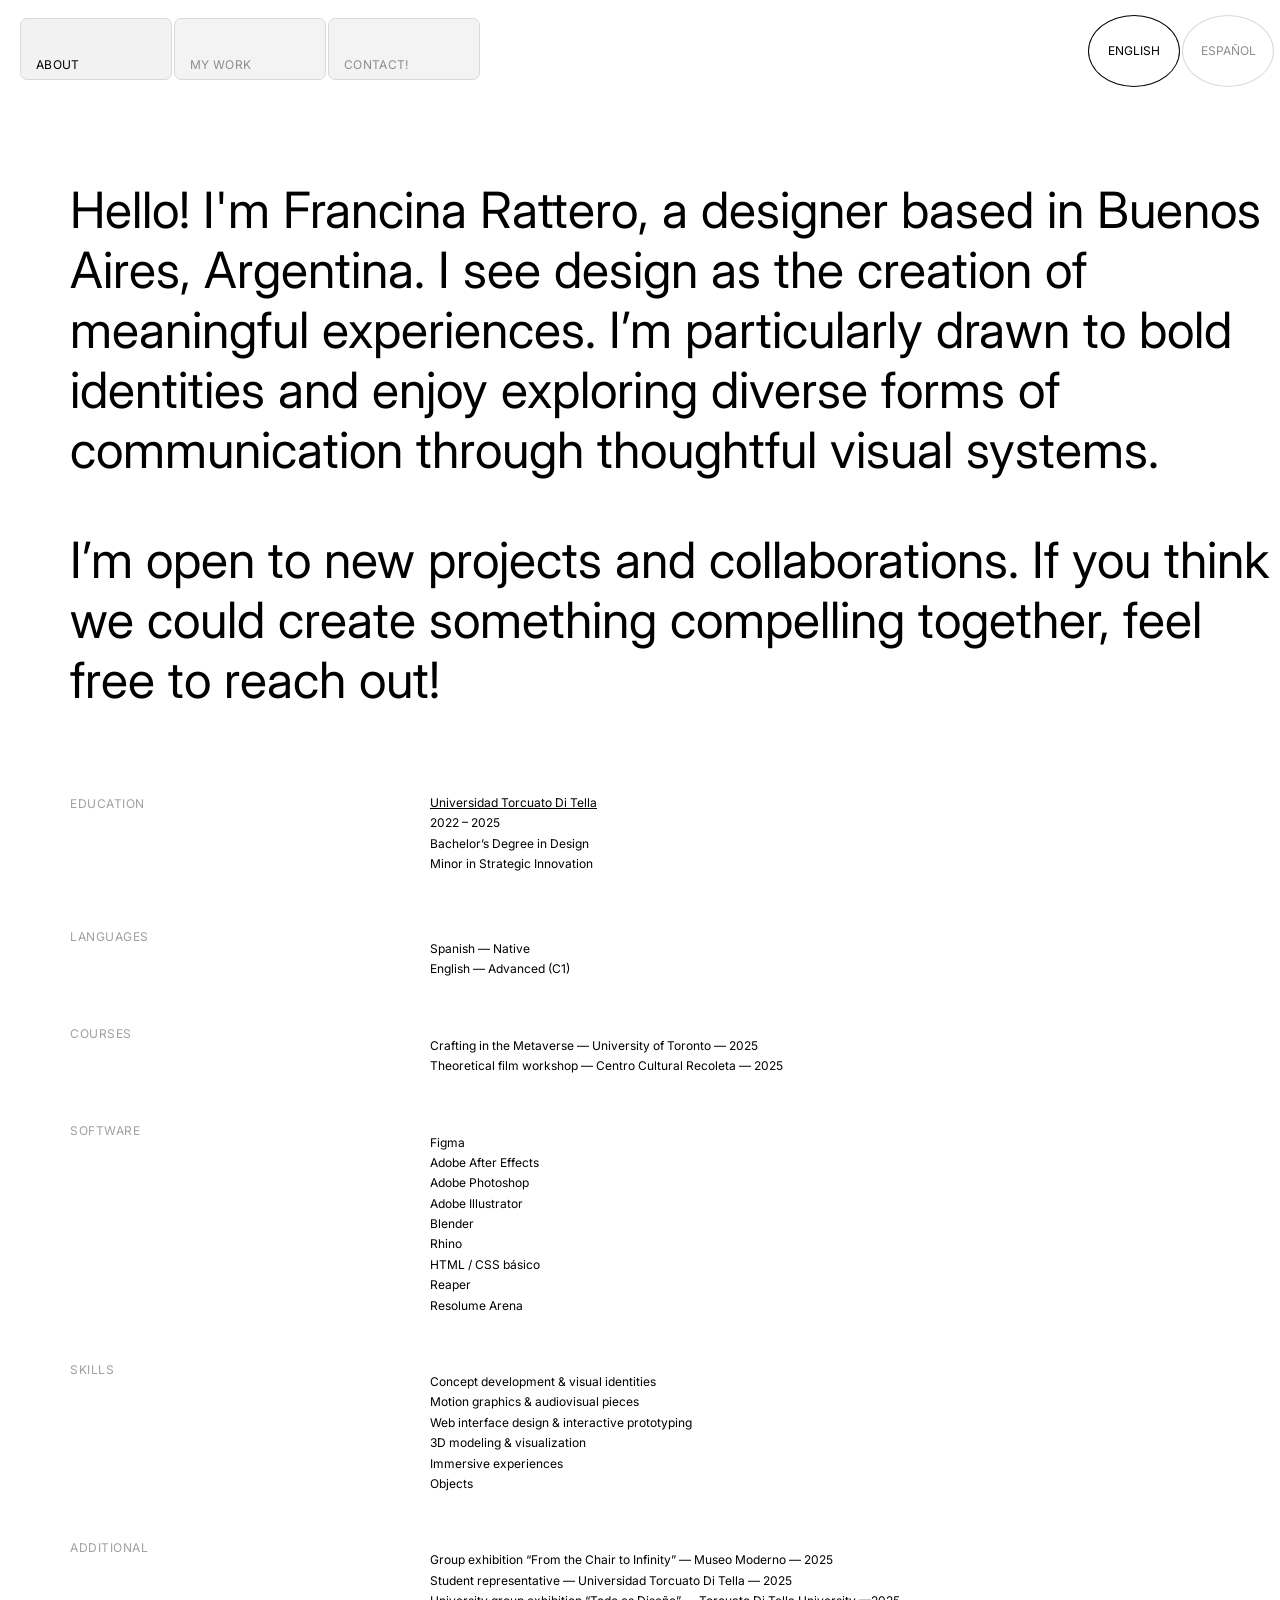
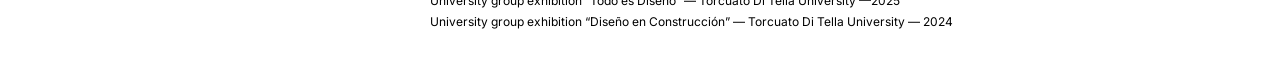
<file: about.html>
<!DOCTYPE html>
<html lang="es">
<head>
  <meta charset="UTF-8">
  <meta name="viewport" content="width=device-width, initial-scale=1.0">
      <title>francina´s site</title>

  <link rel="stylesheet" href="css/styles.css">
  <link rel="stylesheet" href="css/cv.css">
  <link href="https://fonts.googleapis.com/css2?family=Inter:wght@300;400;500;600;700&display=swap" rel="stylesheet">
 <link rel="icon" href="about/img/favicon.png" type="image/png">
</head>

<body>

<div class="frame"></div>
<div class="grid-overlay"></div>


<header class="navbar">
  <nav class="side-nav">
    <div class="menu">
      <a href="about.html" class="active" data-i18n="nav_about">about</a>
      <a href="index.html" data-i18n="nav_work">my work</a>
      <a href="contact.html" data-i18n="nav_contact">contact!</a>
    </div>

    <div class="top-controls">
      <div class="language-selector-text">
        <span class="lang-option active" data-lang="en">english</span>
        <span class="lang-option" data-lang="es">español</span>
      </div>
    </div>
    </div>

  </nav>
</header>

<!-- HERO -->
<section class="hola">
  <div class="hola-inner">

    <p data-i18n="hero_1">
      Hello! I'm Francina Rattero, a designer based in Buenos Aires, Argentina. I see design as the creation of meaningful experiences. I’m particularly drawn to bold identities and enjoy exploring diverse forms of communication through thoughtful visual systems.
    </p>

    <p data-i18n="hero_2">
      I’m open to new projects and collaborations. If you think we could create something compelling together, feel free to reach out!
    </p>

  </div>
</section>

<main class="container">

  <!-- Educación -->
  <div class="section">
    <div class="section-title" data-i18n="education">Educación</div>
    <div class="section-content">
  
      <p class="strong">Universidad Torcuato Di Tella</p>
      <p>2022 – 2025</p>
      <p data-i18n="degree">Licenciatura en Diseño</p>
      <p data-i18n="minor">Orientación Minor en Innovación Estratégica</p>
  
      <br>
  
    </div>
  </div>
  
  
  <!-- Idiomas -->
  <div class="section">
    <div class="section-title" data-i18n="languages">Idiomas</div>
    <div class="section-content">
      <p data-i18n="lang_spanish">Español — Nativo</p>
      <p data-i18n="lang_english">Inglés — Avanzado (C1)</p>
    </div>
  </div>
  
  
  <!-- Cursos -->
  <div class="section">
    <div class="section-title" data-i18n="courses">Cursos</div>
    <div class="section-content">
      <p data-i18n="course_1">Crafting in the Metaverse — University of Toronto — 2025</p>
      <p data-i18n="course_2">Curso de Cine — Centro Cultural Recoleta — 2025</p>
    </div>
  </div>
  
  
  <!-- Softwares -->
  <div class="section">
    <div class="section-title" data-i18n="software">Softwares</div>
    <div class="section-content">
      <p>Figma</p>
      <p>Adobe After Effects</p>
      <p>Adobe Photoshop</p>
      <p>Adobe Illustrator</p>
      <p>Blender</p>
      <p>Rhino</p>
      <p>HTML / CSS básico</p>
      <p>Reaper</p>
      <p>Resolume Arena</p>
    </div>
  </div>
  
  
  <!-- Skills -->
  <div class="section">
    <div class="section-title" data-i18n="experience">Skills</div>
    <div class="section-content">
      <p data-i18n="exp_1">Desarrollo conceptual e identidades visuales.</p>
      <p data-i18n="exp_2">Motion graphics y piezas audiovisuales</p>
      <p data-i18n="exp_3">Diseño de interfaces web (UI) y prototipado interactivo</p>
      <p data-i18n="exp_4">Modelado y visualización 3D</p>
      <p data-i18n="exp_5">Experiencias inmersivas</p>
      <p data-i18n="exp_6">Objetos</p>
    </div>
  </div>
  
  

  
  
  <!-- Adicional -->
  <div class="section">
    <div class="section-title" data-i18n="additional">Adicional</div>
    <div class="section-content">
      <p data-i18n="add_1">Exhibición colectiva “From the Chair to Infinity” — Museo Moderno — 2025</p>
      <p data-i18n="add_2">Referente de ingresantes — Universidad Torcuato Di Tella — 2025</p>
      <p data-i18n="add_3">Exhibición colectiva universitaria “Diseño en construcción” — Universidad Torcuato Di Tella — 2024 / 2025</p>
      <p data-i18n="add_4">Exhibición colectiva universitaria “Diseño en construcción” — Universidad Torcuato Di Tella — 2024 / 2025</p>
    </div>
  </div>
  
  </main>
  


  
  </main>

<script src="js/main.js"></script>
<script src="js/traduccion.js"></script>

<script>
  document.addEventListener("keydown", (e) => {
    if (e.key === "g") {
      document.body.classList.toggle("no-grid");
    }
  });
</script>

</body>
</html>
</file>
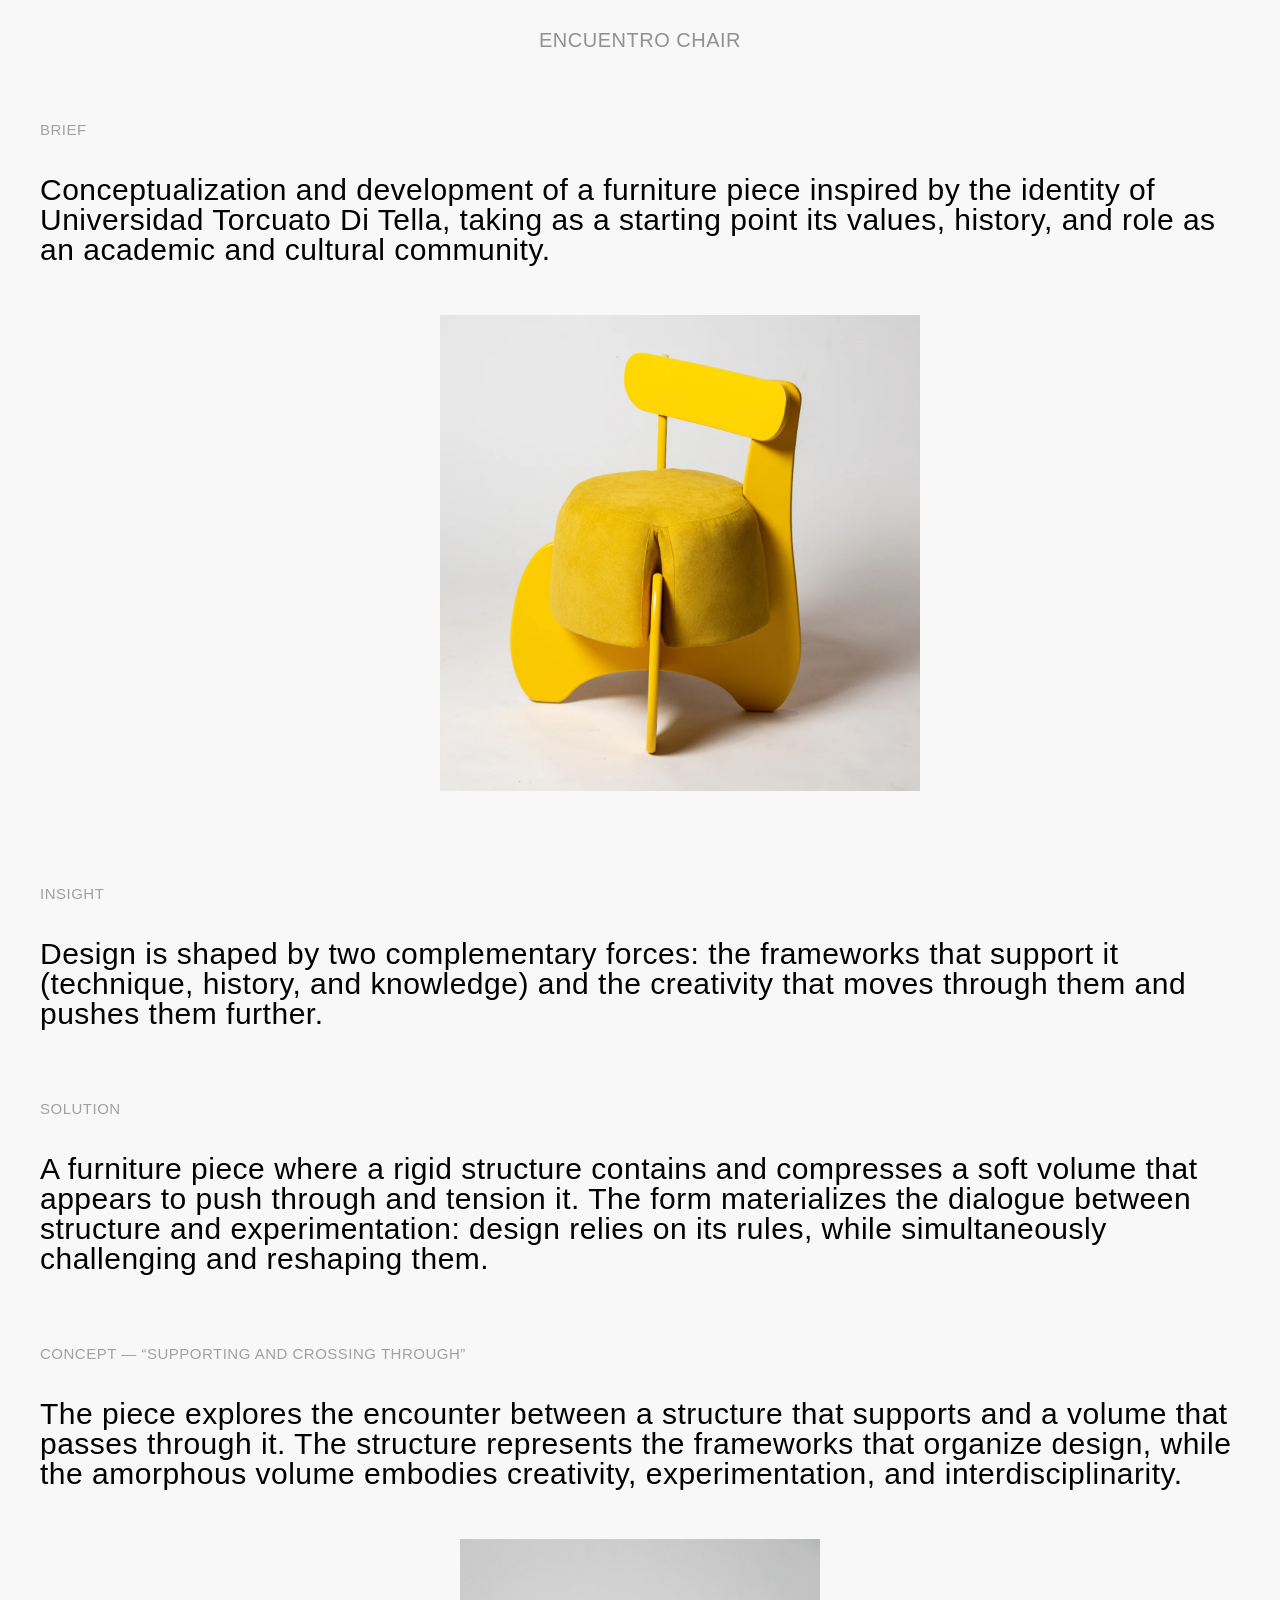
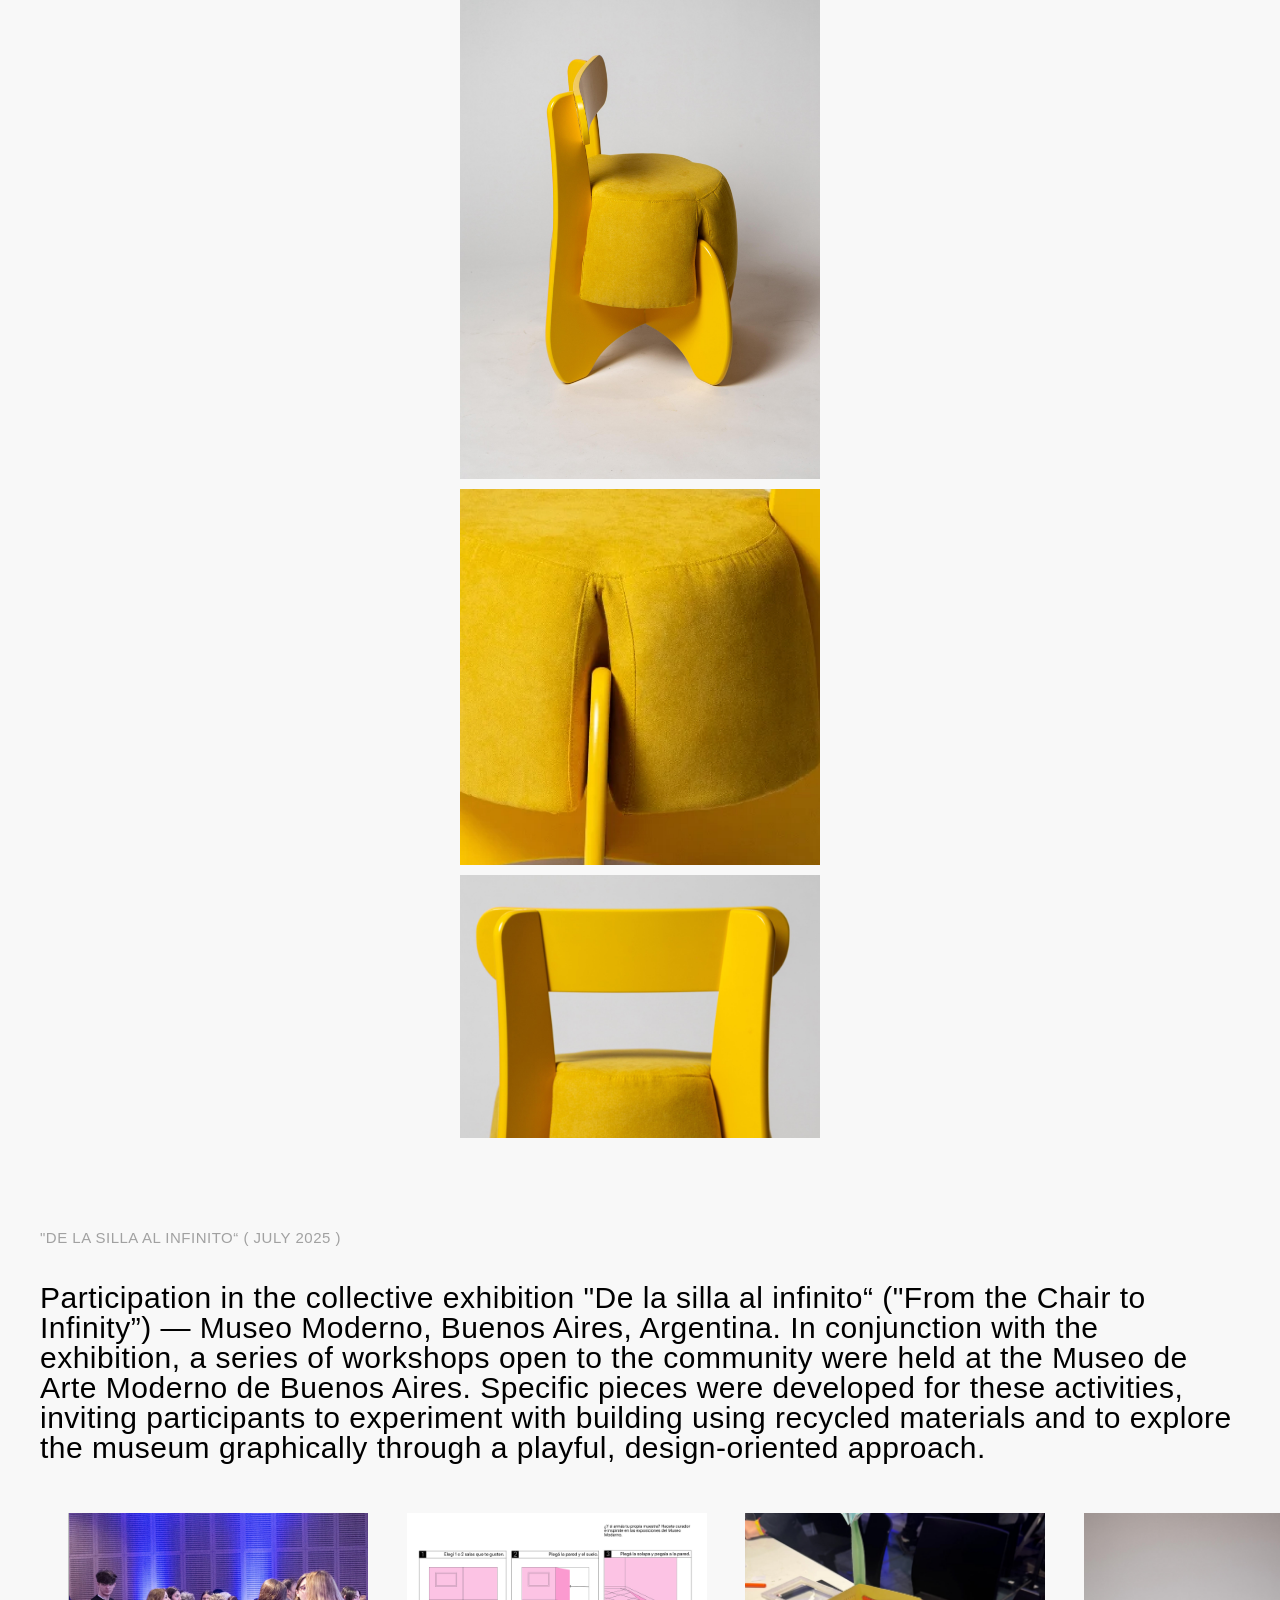
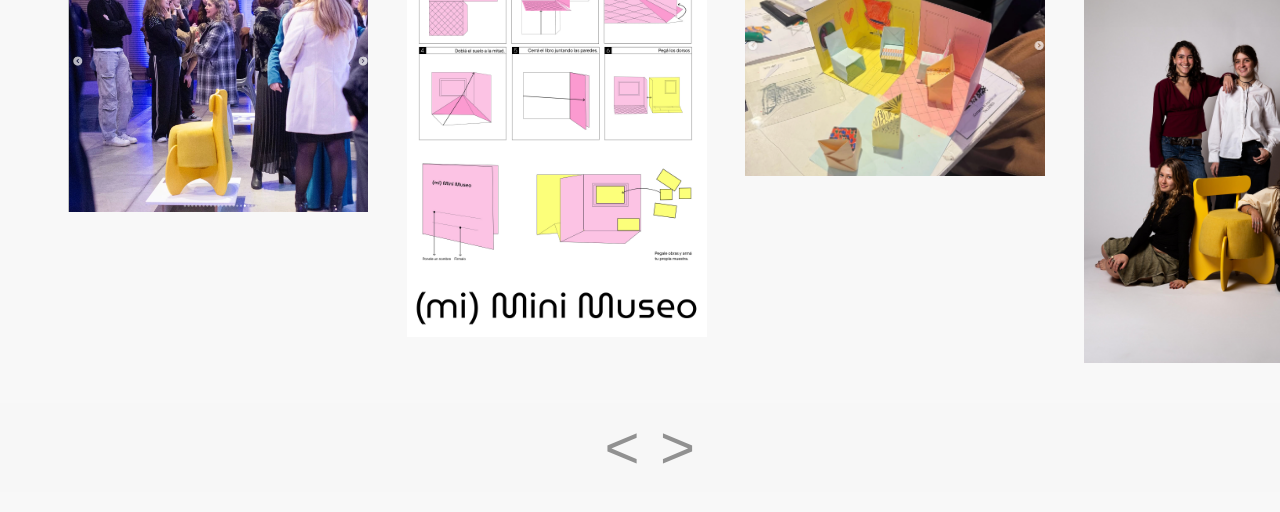
<file: about/projects/proyecto5.html>
<!DOCTYPE html>
<html lang="en">
<head>
  <meta charset="UTF-8">
  <meta name="viewport" content="width=device-width, initial-scale=1.0">

  <!-- CSS -->
  <link rel="stylesheet" href="../../css/styles.css">
  <link rel="stylesheet" href="../../css/project.css">
<link rel="icon" href="img/favicon.png" type="image/png">

       <title>francina´s site</title>
</head>

<body>

  <!-- 🔝 HEADER FIJO -->
  <header class="project-header">
    <a href="../../index.html" class="back-button">←</a>
    <section class="row header">
      <div class="titulo">
        <h1 data-i18n="p5_title">ENCUENTRO CHAIR</h1>
      </div>
      <p class="project-date" data-i18n="p5_date">date: 2025</p>
    </section>
  </header>


  <!-- 🔲 GRILLA -->
  <div class="grid-overlay"></div>

  <main class="layout">

    <!-- BRIEF -->
    <section class="row">
      <div class="col span-3">
        <h3 data-i18n="p5_brief_title">BRIEF</h3>
        <p data-i18n="p5_brief_text">
          Conceptualization and development of a furniture piece inspired by the identity of Universidad Torcuato Di Tella, taking as a starting point its values, history, and role as an academic and cultural community.
        </p>
      </div>
    </section>


    <!-- IMAGEN -->
    <section class="row">
      <div class="col span-4">
        <section class="image-sillas">
          <img src="../../imgProyectos/proyecto5/silla1.jpg">
        </section>
      </div>
    </section>


    <!-- TEXTO -->
    <section class="row text-row">

      <div class="col span-1">
        <h3 data-i18n="p5_insight_title">Insight</h3>
        <p data-i18n="p5_insight_text">
          Design is shaped by two complementary forces: the frameworks that support it—technique, history, and knowledge—and the creativity that moves through them and pushes them further.
        </p>
      </div>

      <div class="col span-1">
        <h3 data-i18n="p5_solution_title">Solution</h3>
        <p data-i18n="p5_solution_text">
          A furniture piece where a rigid structure contains and compresses a soft volume that appears to push through and tension it. The form materializes the dialogue between structure and experimentation: design relies on its rules, while simultaneously challenging and reshaping them.
        </p>
      </div>

      <div class="col span-1">
        <h3 data-i18n="p5_concept_title">Concept — “Supporting and Crossing Through”</h3>
        <p data-i18n="p5_concept_text">
          The piece explores the encounter between a structure that supports and a volume that passes through it. The structure represents the frameworks that organize design, while the amorphous volume embodies creativity, experimentation, and interdisciplinarity.
        </p>
      </div>

    </section>


    <!-- BLOQUE GRANDE IMÁGENES -->
    <section class="sillas2">
      <img src="../../imgProyectos/proyecto5/slala.jpg" alt="">
      <img src="../../imgProyectos/proyecto5/silla3.jpg" alt="">
      <img src="../../imgProyectos/proyecto5/silla2.jpg">
    </section>


    <!-- EXHIBICIÓN -->
    <section class="row text-row">
      <div class="col span-1">
        <h3 data-i18n="p5_exhibition_title">
          "De la silla al infinito“ ( JULY 2025 )
        </h3>
        <p data-i18n="p5_exhibition_text">
          Participation in the collective exhibition "De la silla al infinito“ ("From the Chair to Infinity”) — Museo Moderno, Buenos Aires, Argentina. In conjunction with the exhibition, a series of workshops open to the community were held at the Museo de Arte Moderno de Buenos Aires. Specific pieces were developed for these activities, inviting participants to experiment with building using recycled materials and to explore the museum graphically through a playful, design-oriented approach.
        </p>
      </div>
    </section>


    <!-- BLOQUE FINAL IMÁGENES -->
    <section class="row">
      <section class="rowProyecto5">
        <img src="../../imgProyectos/proyecto5/silla8.jpg">
        <img src="../../imgProyectos/proyecto5/silla9.jpg">
        <img src="../../imgProyectos/proyecto5/silla10.jpg">
        <img src="../../imgProyectos/proyecto5/silla11.jpg">
      </section>
    </section>

  </main>


  <!-- 🔻 FOOTER -->
  <footer class="project-footer">
    <a href="proyecto6.html"> < </a>
    <a href="proyecto7.html"> > </a>
  </footer>


  <!-- JS -->
  <script src="../../js/proyecto.js"></script>
  <script src="../../js/traduccion.js"></script>

</body>
</html>
</file>
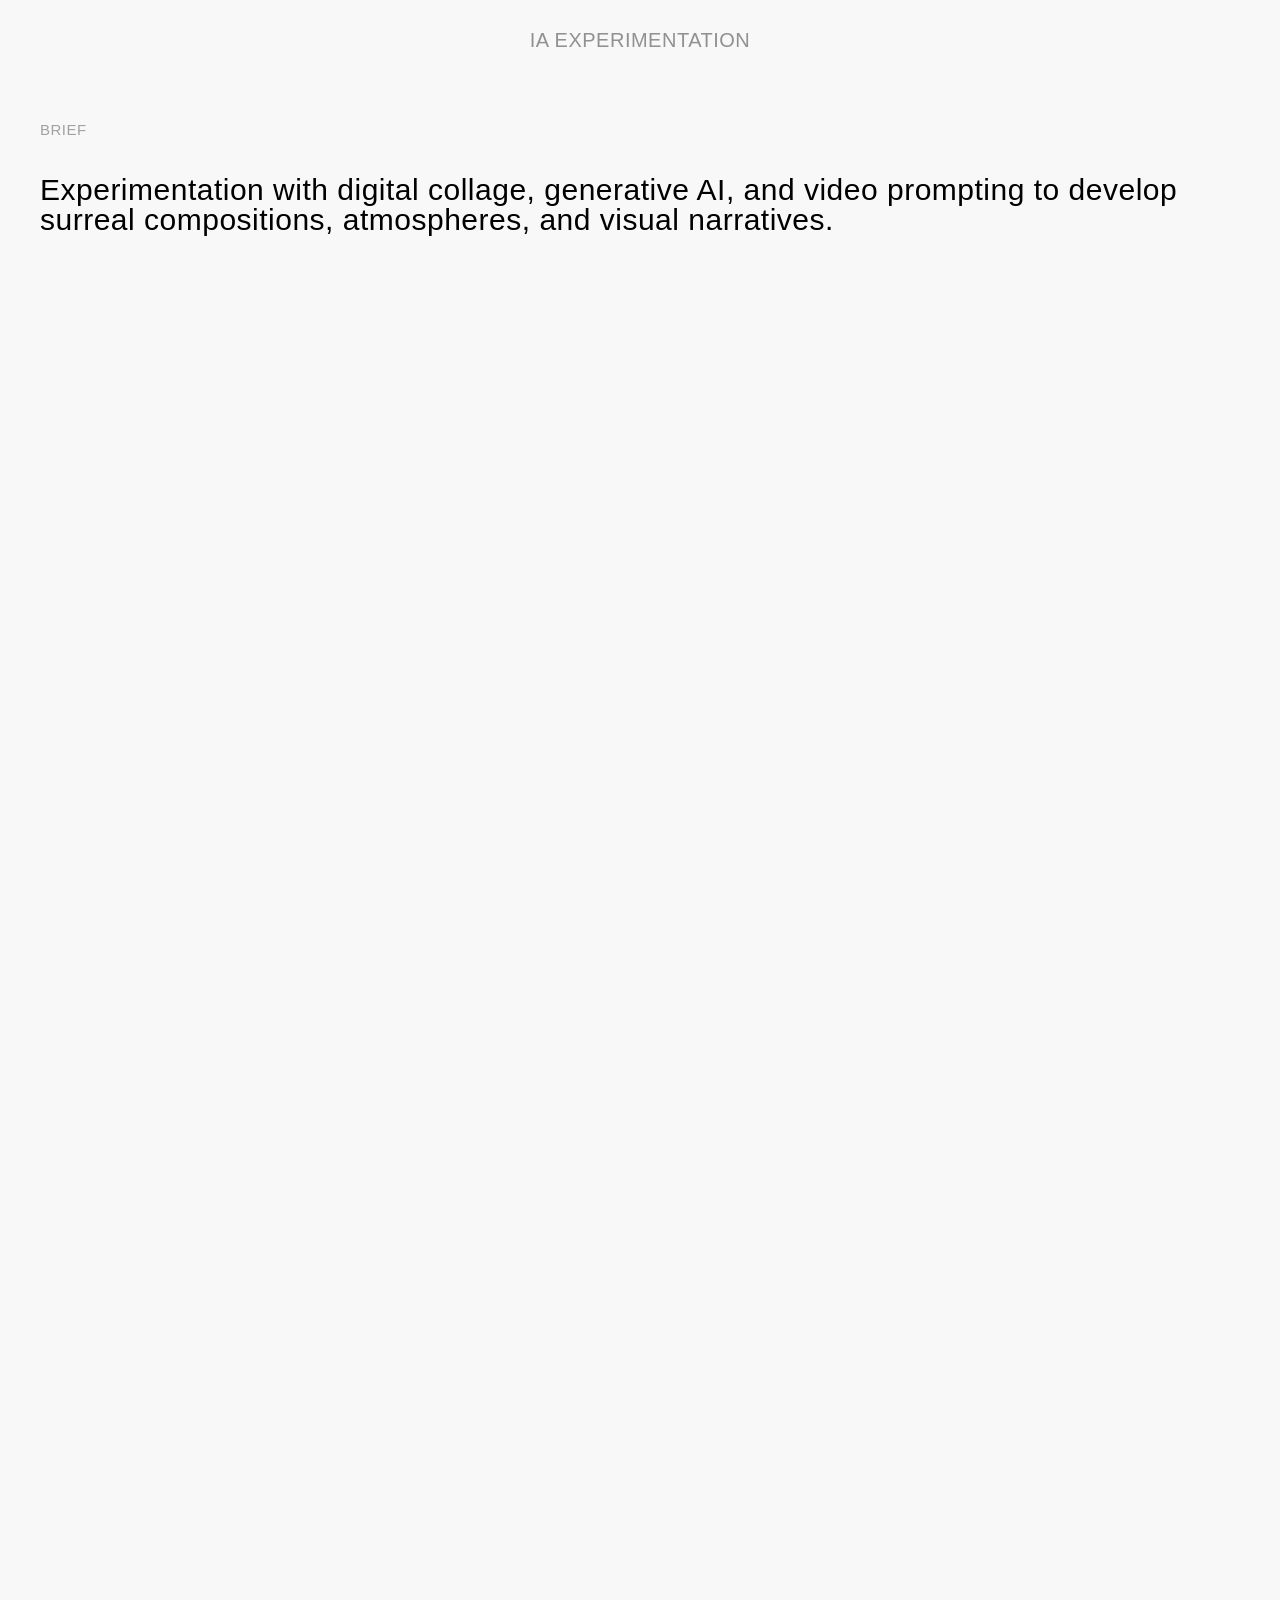
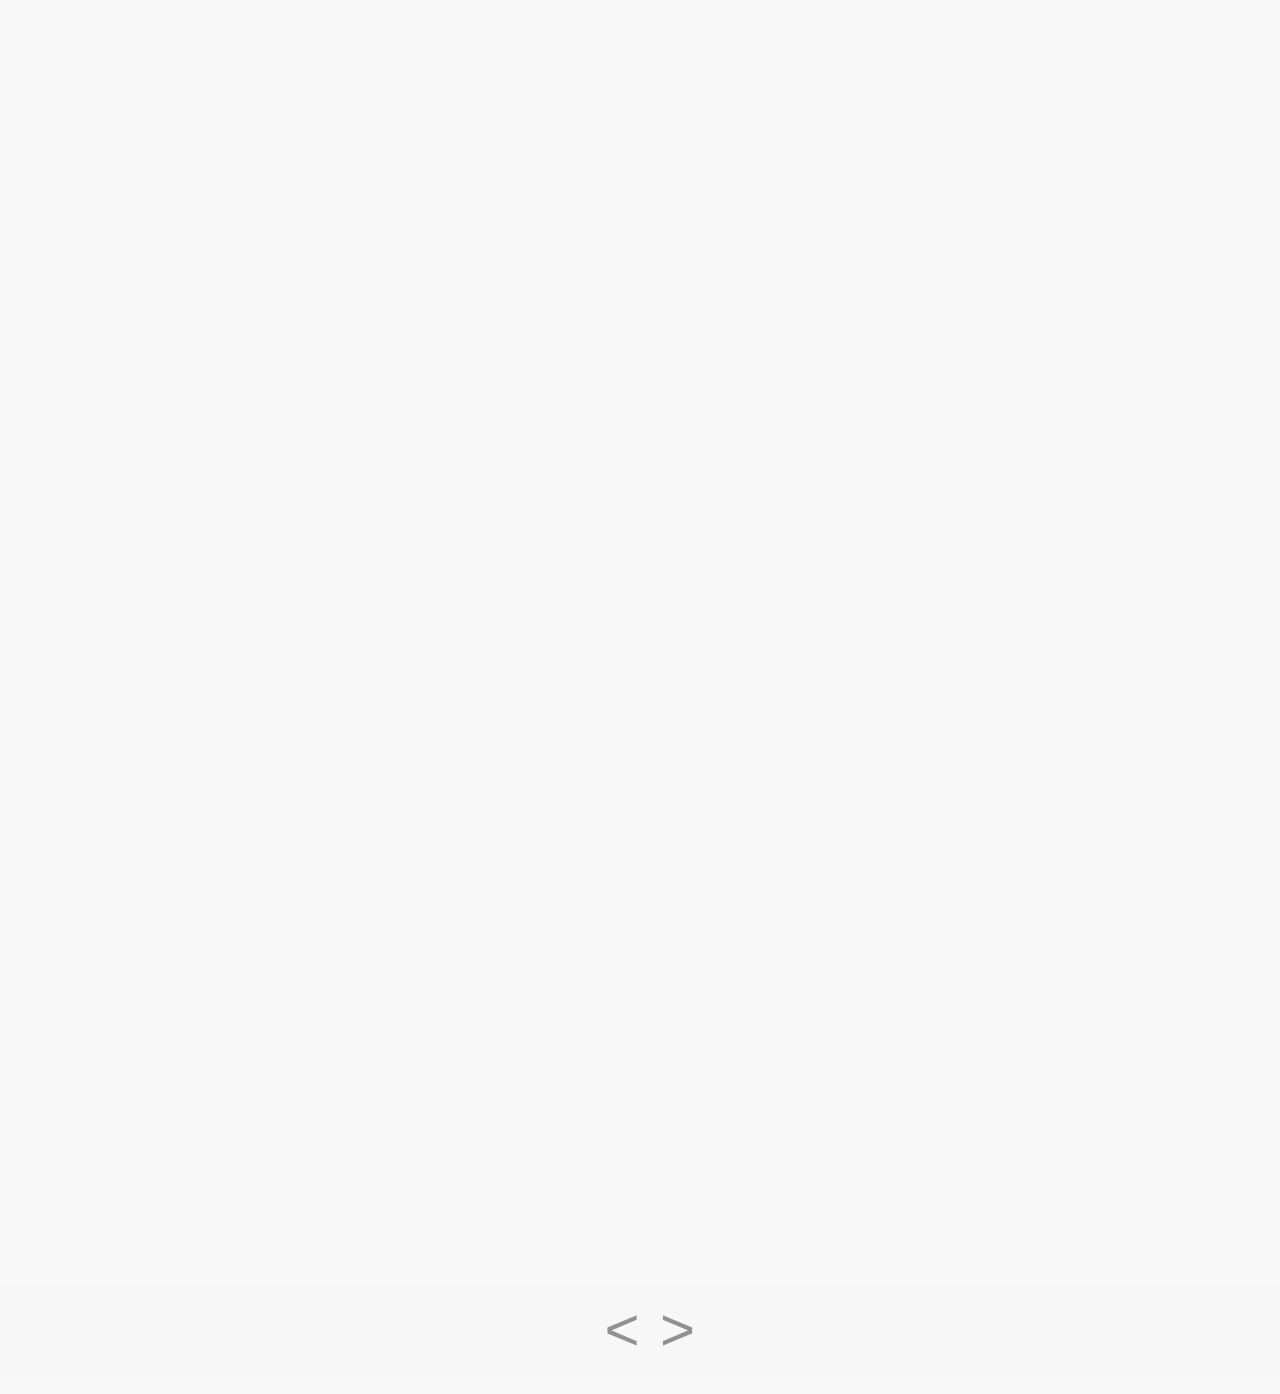
<file: about/projects/proyecto7.html>
<!DOCTYPE html>
<html lang="en">
<head>
  <meta charset="UTF-8">
  <meta name="viewport" content="width=device-width, initial-scale=1.0">

  <!-- CSS -->
  <link rel="stylesheet" href="../../css/styles.css">
  <link rel="stylesheet" href="../../css/project.css">
 <link rel="icon" href="img/favicon.png" type="image/png">

         <title>francina´s site</title>
</head>

<body>

  <!-- 🔝 HEADER FIJO -->
  <header class="project-header">
    <a href="../../index.html" class="back-button">←</a>

    <section class="row header">
      <div class="titulo">
        <h1 data-i18n="p7_title">IA EXPERIMENTATION</h1>
      </div>
      <p class="project-date" data-i18n="p7_date">date: 2025</p>
    </section>
  </header>

  <!-- 🔲 GRILLA -->
  <div class="grid-overlay"></div>

  <main class="layout">

    <!-- BRIEF -->
    <section class="row">
      <div class="col span-3">
        <h3 data-i18n="p7_brief_title">BRIEF</h3>
        <p data-i18n="p7_brief_text">
            Experimental project exploring digital collage, generative AI, and video prompting to create surreal compositions, atmospheres, and visual narratives.
        </p>
      </div>
    </section>

    <!-- BLOQUE VIDEOS -->
    <section class="row">
      <div class="IA">

        <video autoplay muted loop playsinline preload="none">
          <source src="../../imgProyectos/proyecto7/14.mp4" type="video/mp4">
        </video>

        <video autoplay muted loop playsinline preload="none">
          <source src="../../imgProyectos/proyecto7/4.mp4" type="video/mp4">
        </video>

        <video autoplay muted loop playsinline preload="none">
          <source src="../../imgProyectos/proyecto7/9.mp4" type="video/mp4">
        </video>

        <video autoplay muted loop playsinline preload="none">
          <source src="../../imgProyectos/proyecto7/17.mp4" type="video/mp4">
        </video>

        <video autoplay muted loop playsinline preload="none">
          <source src="../../imgProyectos/proyecto7/18.mp4" type="video/mp4">
        </video>

        <video autoplay muted loop playsinline preload="none">
          <source src="../../imgProyectos/proyecto7/19.mp4" type="video/mp4">
        </video>

        <video autoplay muted loop playsinline preload="none">
          <source src="../../imgProyectos/proyecto7/20.mp4" type="video/mp4">
        </video>

        <video autoplay muted loop playsinline preload="none">
          <source src="../../imgProyectos/proyecto7/10.mp4" type="video/mp4">
        </video>

        <video autoplay muted loop playsinline preload="none">
          <source src="../../imgProyectos/proyecto7/13.mp4" type="video/mp4">
        </video>

        <video autoplay muted loop playsinline preload="none">
          <source src="../../imgProyectos/proyecto7/11.mp4" type="video/mp4">
        </video>

        <video autoplay muted loop playsinline preload="none">
          <source src="../../imgProyectos/proyecto7/15.mp4" type="video/mp4">
        </video>



        <video autoplay muted loop playsinline preload="none">
          <source src="../../imgProyectos/proyecto7/1.mp4" type="video/mp4">
        </video>

        <video autoplay muted loop playsinline preload="none">
          <source src="../../imgProyectos/proyecto7/2.mp4" type="video/mp4">
        </video>



      </div>
    </section>

  </main>

  <!-- 🔻 FOOTER -->
  <footer class="project-footer">
    <a href="proyecto5.html"> < </a>
    <a href="proyecto3.html"> > </a>
  </footer>

  <script src="../../js/proyecto.js"></script>
  <script src="../../js/traduccion.js"></script>

</body>
</html>
</file>
<file: css/styles.css>
body {
  margin: 0;
  font-family: Arial, Helvetica, sans-serif;
  cursor: none;
  background:gradient #f8f8f8;


  
  
}

/* ================= NAV ================= */

.side-nav {
  position: fixed;
  left: 20px;
  top: 40px;
  display: flex;
  flex-direction: column;
  justify-content: space-between;
  height: 500vh;
}

.lang p {
  border: 1px dashed black;
  padding: 5px 10px;
  margin-bottom: 5px;
  font-size: 14px;
}

/* MENU */

.menu {
  position: fixed;
  top: 18px;
  left: 20px;
  display: flex;
  flex-direction: row;
  gap: 2px;
  z-index: 2000;

}

.menu a {
  display: flex;
  align-items: flex-end;
  justify-content: flex-start;
  width: 120px;
  min-height: 40px;
  padding: 10px 15px;
  text-decoration: none;
  font-size: 12px;
  text-transform: uppercase;
  letter-spacing: 0.3px;
  color: #8d8d8d;
  background-color: #f2f2f2de;
  border: 1px solid #d9d9d9;
  border-radius: 7px;
  transition: all 0.3s ease;

}

.menu a.active {
  background-color: #f2f2f2;
  color: #000;
}

.menu a:hover {
  color: #000;
}




/* ================= PROJECTS ================= */

.projects-stack {
  position: relative;
  height: auto;


}

.project-link,
.project-link * {
  text-decoration: none !important;
  display: block;
  
}

.project {
  position: relative; /* 👈 importante */
  top: 30vh;
  width: 40%;
  margin: 0 auto 20vh auto;
  overflow: visible;
  margin-left: 500px;
}


.project video,
.project img {
  width: 80%;
  display: block;
  object-fit: cover;
}


.project-text {
  position: absolute;
  top: 50%;
  left: 90%;
  transform: translateY(-50%);
  margin-left: 10px;
  width: 300px;
  line-height: 0.1;

  opacity: 0;
  filter: blur(0px);

  transition: 
    opacity 0.2s ease,
    filter 0.2s ease;
    
}

/* CONTENEDOR FIJO DE TEXTO */

.fixed-project-text {
  position: fixed;
  top: 50%;
  right: 100px;
  transform: translateY(-50%);
  width: 20px;
  text-align: center;
  opacity: 1;

  transition: opacity 0.1s ease, filter 0.1s ease;
  pointer-events: none;


}

.project-title {
  color: #a0a0a0;
  font-size: 12px;
  text-transform: uppercase;
  font-weight: 400;


}

.project-meta {
  color: #a0a0a0;
  margin-bottom: 0px;
  font-size: 12px;
  text-transform: uppercase;

  
}

.project-date {
  color: #a0a0a0;
  font-size: 14px;
  font-weight: 400;
  margin-top: 10px;


}

#fixedText {
  position: fixed;
  top: 50%;
  left: 72%;
  transform: translateY(-50%);
  width: 500px;

  pointer-events: none;

  opacity: 0;
  filter: blur(10px);
  transition: opacity 0.4s ease, filter 0.4s ease;
  line-height: 0.5; /* 👈 interlineado */
  
  
}

.ver {
  color: #000;
  font-weight: 300;
}





.project:hover img,
.project:hover video
 {
  outline: 2px solid rgb(0, 0, 0);
  
}


/* ================= MOBILE ================= */

@media (max-width: 600px) {


    /* NAVBAR */
    .menu {
      left: 10px;
      right: 10px;
   
      align-items: center;
      padding: 0;

      
      
    }
  
  .menu a {
  display: flex;
  align-items: flex-end;
  justify-content: flex-start;
  width: 100px;
  min-height: 40px;
  padding: 10px 30px 10px 20px;
  text-decoration: none;
  font-size: 12px;
  letter-spacing: 0.3px;
  color: #8d8d8d;
  background-color: #f2f2f2de;
  border: 1px solid #d9d9d9;
  border-radius: 7px;
  transition: all 0.3s ease;

}



    .project {
      width: 70%;
      margin-left: 90px;
      margin-top: 10px;
    }
  
    .project-text {
      position: relative;      /* 🔥 deja de ser absolute */
      top: auto;
      left: auto;
      transform: none;
      margin: 10px 0 0 0;      /* espacio debajo de la imagen */
      width: 100%;
      line-height: 0.5;
    }
  
    #fixedText {
      position: fixed;
      top: 60%;
      left: 50%;                 /* 👈 lo llevamos al centro */
      transform: translate(-50%, -50%);  /* 👈 lo compensamos */
      width: 320px;
    
      pointer-events: none;
    
      opacity: 0;
      filter: blur(10px);
      transition: opacity 0.4s ease, filter 0.4s ease;
    
      line-height: 0.5; /* 👈 recomiendo subirlo */
      text-align: center; /* 👈 centra el texto interno */
    }
    .project:hover .project-text {
      transform: none;
    }


  .project-title {
    color: #a0a0a0;
    text-transform: uppercase;
    margin-bottom: 6px;
    font-size: 12px;
  }
  
  .project-meta {
    color: #a0a0a0;
    margin-bottom: 0px;
    font-size: 12px;
  }
  
  .project-date {
    color: #a0a0a0;
    text-transform: lowercase;
    font-size: 12px;
  }
}



/* ================= CURSOR ================= */

.star {
  position: fixed;
  pointer-events: none;
  font-size: 20px;
  color: #000;
  transform: translate(-50%, -50%);
  transition: all 0.5s ease;
}

/* ================= CONTACT ================= */

.contact-container {
  display: flex;
  flex-direction: column;
  align-items: center;
  justify-content: center;
  min-height: 90vh;
  gap: 5px;
  font-family: Arial, Helvetica, sans-serif;
  font-weight: 400;

}

.contact-link {
  color: #9d9c9c;
  font-size: 20px;
  text-decoration: none;
  text-transform: uppercase;
}

.contact-link:hover {
  color: #000;
}


@media (max-width: 600px) {
  .contact-link {
    color: #9d9c9c;
    font-size: 14px;
    text-decoration: none;
  }

  .contact-container {
    display: flex;
    flex-direction: column;
    align-items: center;
    justify-content: center;
    min-height: 90vh;
    gap: 2px;
    font-family: Arial, Helvetica, sans-serif;
    font-weight: 400;
    
  
  }
}




/* ── TOP RIGHT LANGUAGE ── */



/* CÍRCULOS */
.lang-option {
  width: 100px;            /* igual a min-height del menu */
  height: 70px;
  display: flex;
  align-items: center;
  justify-content: center;
  font-size: 12px;
  text-transform: uppercase;

  color: #8d8d8d;
  background-color: #ffffffde;
  border: 1px solid #d9d9d9;
  border-radius: 50%;

  cursor: pointer;
  transition: all 0.3s ease;

}

/* HOVER */
.lang-option:hover {
  color: #000;
  border-color: #000;


}

/* ACTIVO */
.lang-option.active {
  color: #000;
  background-color: #ffffff;
    border-color: #000;

  
}


  .language-selector-text {
    position: fixed !important;

    right: 6px;
    top: 15px;
    
    display: flex !important;
    flex-direction: row !important;   /* 👈 ahora en fila */
    align-items: center;
    gap: 2px;

    z-index: 5000;
  }

  .lang-option {
    width: 90px;
    height: 70px;
    border-radius: 50%;
  }






  
  @media (max-width: 600px) {

  .lang-option {
    width: 100px;            /* igual a min-height del menu */
    height: 70px;
    display: flex;
    align-items: center;
    justify-content: center;
    font-size: 12px;
    text-transform: uppercase;
  
    color: #8d8d8d;
    background-color: #ffffffde;
    border: 1px solid #d9d9d9;
    border-radius: 50%;
  
    cursor: pointer;
    transition: all 0.3s ease;
  
  }
  
  /* HOVER */
  .lang-option:hover {
    color: #000;
    border-color:  #d9d9d9;
  
  
  }
  
  /* ACTIVO */
  .lang-option.active {
    color: #000;
    background-color: #ffffff;
      border-color: #000;
  
    
  }
  
  
    .language-selector-text {
      position: fixed !important;
  
      right: 6px;   /* ← podés modificar distancia al borde derecho */
      bottom: 6px;  /* ← podés modificar distancia al borde inferior */
  
      top: auto !important;
      
      display: flex !important;
      flex-direction: column !important;  /* 👈 vertical real */
      align-items: center;
      gap: 2px;
  
      z-index: 5000;
    }
  
    .lang-option {
      width: 80px;
      height: 60px;
      border-radius: 50%;
    }
  }
</file>
<file: css/cv.css>
/* =========================
   HERO SECTION
========================= */

.hola {
  max-width: 1400px;
  margin-left: 70px;
  margin-top: 180px;
  line-height: 1.2;
  font-size: 50px;
}

.hola p {
  margin-bottom: 1.5rem;
}


/* =========================
   RESET TIPOGRÁFICO
========================= */

/* =========================
   BASE TIPOGRÁFICA
========================= */

body {
  font-family: 'Inter', sans-serif;
  font-size: 12px;      /* 👈 antes era 14px */
  line-height: 0.7;     /* 👈 interlineado más compacto */
}


/* =========================
   CONTENEDOR
========================= */

.container {
  margin-top: 90px;
  margin-left: 70px; /* mismo punto que el hero */
  max-width: 1050px;

}




/* =========================
   SECCIONES
========================= */

.section {
  display: grid;
  grid-template-columns: 300px 1fr; /* reducimos columna izquierda */
  column-gap: 60px;
  margin-bottom: 50px;  
}

.section-title {
  color: #a0a0a0;
  letter-spacing: 0.5px;
  text-transform:uppercase;
}

.section-content p {
  margin-bottom: 6px;
}

.strong {
  margin-top: -1px;
  color: #000000;
  text-decoration: underline;
}

/* =========================
   📱 MOBILE
========================= */

@media (max-width: 600px) {

  body {
    font-size: 12px;
    line-height: 1.2;
  }

  .hola {
    margin-left: 0;
    margin-top: 150px;
    padding: 0 24px;
    max-width: 100%;
    font-size: 12px;
    
    
  }

  .container {
    margin-left: 0;
    margin-top: 100px;
    padding: 0 50px;
    max-width: 110%;
    
  }

  .section {
    grid-template-columns: 140px 1fr; 
    column-gap: 0;
    row-gap: 10px;
    margin-bottom: 40px;
    
  }

  .section-title {
    margin-bottom: 8px;
    margin-left: -20px;



  }
}
</file>
<file: css/project.css>
/* =========================
   RESET
========================= */
body {
  background: #f8f8f8;
  width: auto;
  
}

.star {
  position: fixed;
  pointer-events: none;
  font-size: 20px;
  color: #000;
  transform: translate(-50%, -50%);
  transition: all 0.5s ease;
}


/* =========================
   HEADER
========================= */


.project-header {
  position: fixed;
  top: 0;
  left: 50%;
  transform: translateX(-50%);

  width: 300%;
  max-width: 1450px;

  padding: 20px 10px 2px 2px; /* 👈 menos abajo */
  
  display: flex;
  align-items: center;
  justify-content: space-between;
  

}


.back-button {
  display: flex;
  align-items: center;
  width: 20px;
  min-height: 20px;
  padding: 10px 10px;
  text-decoration: none;
  font-size: 20px;
  letter-spacing: 0.3px;
  color: #8d8d8d;
  background-color: #f2f2f2de;
  border: 1px solid #d9d9d9;
  border-radius: 7px;
  transition: all 0.3s ease;
  margin-left: 1px;
  margin-top: -60px;
 
}

.back-button:hover {
  color: #000000;
}


.titulo {
  position: absolute;
  left: 50%;
  transform: translateX(-50%);
  
}

.titulo h1 {
  font-size: 20px;
  margin: 0;
  margin-top: 10px;
  color: hsl(0, 0%, 57%);
  letter-spacing: 0.5px;
  font-weight: 500;
  text-transform: uppercase;
  line-height: 1; 
}


@media (max-width: 600px) {

  .project-header {
    position: fixed;
    top: 0;
    left: 50%;
    transform: translateX(-51%);
  
    width: 100%;
    max-width: 370px;
  
    padding: 30px 5px 2px 2px; /* 👈 menos abajo */
    
    display: flex;
    align-items: center;
    justify-content: space-between;
    
  
  }

 
  .titulo {
    position: absolute;
    left: 50%;
    transform: translateX(-50%);
    margin-top: 8px;
  }
  
  .titulo h1 {
    font-size: 15px;
    margin: 0;
    color: hsl(0, 0%, 57%);
    letter-spacing: 0.5px;
    font-weight: 500;
    text-transform: uppercase;
    line-height: 1; 
  }
  
  
  }






/* =========================
   BLOQUES
========================= */

.project-block {
  padding: 150px 20px;
  max-width: 900px;
  margin: 0 auto;
}

.project-block img {
  width: 100%;
  margin-bottom: 40px;
}

.project-block p {
  font-size: 12px;
  line-height: 1;
  color: #000000;
}

/* =========================
   FOOTER
========================= */

.project-footer {
  width: 100%;
  display: flex;
  justify-content:center;
  gap: 20px;
  margin-bottom: 20px;
  padding: 10px;
  z-index: 200;
  font-size: 60px;
  letter-spacing: 0.5px;
  background-color: #f7f7f7;
}

.project-footer a {
  text-decoration: none;
  color: hsl(0, 0%, 57%);
  transition: 0.3s;
  font-family: 'Inter', sans-serif;

}

.project-footer a:hover {
  color: #000000;
}

/* =========================
   VARIABLES
========================= */

:root {
  --columns: 1;
  --gap: 20px;
  --margin: 40px;
  --row-height: 90px;
}

/* =========================
   LAYOUT
========================= */

.layout {
  width: calc(100% - (var(--margin) * 2));
  margin: var(--margin) auto;
  margin-top: 100px;
  display: flex;
  flex-direction: column;
  gap: var(--gap);
}

/* =========================
   FILAS
========================= */

.row {
  display: grid;
  grid-template-columns: repeat(var(--columns), 1fr);
  gap: var(--gap);
  min-height: var(--row-height);
}

/* =========================
   COLUMNAS
========================= */

.col {
  font-size: 14px;
}

/* =========================
   BLOQUES VISUALES
========================= */

.box {
  width: 100%;
  height: 100%;
}

.big {
  height: 320px;
}

/* =========================
   TEXTO SECUNDARIO
========================= */

.text-row {
  font-size: 14px;
  color: #a0a0a0;
  margin-top: 50px;
}


/* =========================
   HEADINGS
========================= */



h3 {
  font-size: 15px;
  margin-bottom: 10px;
  color: hsl(0, 0%, 63%);
  letter-spacing: 0.5px;
  line-height: 2;
  font-weight: 400;
  text-transform: uppercase;
}

p {
  color: #000000;
  line-height: 1.5;
  font-size: 30px;
  font-weight: 300;
  line-height: 1;
  font-family: Arial, Helvetica, sans-serif;
  letter-spacing: 0.5px;
}



/* =========================
   MOBILE
========================= */

@media (max-width: 600px) {

  :root {
    --columns: 1;
  }

  body {
    font-size: 12px;
    line-height: 1.4;
  }

  h1 {
    font-size: 12px;
  }

  h3 {
    font-size: 12px;
  }



  p,
  .col,
  .text-row,
  .header,
  .back-button,
  .project-footer {
    font-size: 20px;
    line-height: 1;
  }


  .project-footer {
    width: 100%;
    display: flex;
    justify-content:center;
    gap: 20px;
    margin-bottom: 20px;
    padding: 10px;
    z-index: 200;
    font-size: 60px;
    letter-spacing: 0.5px;
    background-color: #f7f7f7;
  }
  
}




.block-541 img {
  width: 100%;
  object-fit: cover;
}

iframe {
  width: 100%;
  height: 100%;
  border: none;
}

.horizontal-scroll {
  display: flex;
  overflow-x: auto;
  gap: 0px;
  padding: 20px 0;
}

.horizontal-scroll img {
  height: 200; /* ajustá tamaño */
  width: 500px;
  flex-shrink: 100; /* clave */
  object-fit: cover;
}



.full-video {
  width: 10vw; /* ocupa toda la pantalla */
   /* rompe el margen de layout */
   padding: 10px 0;
  width: 100%;
  height: auto;
  object-fit: cover;
  display: block;

}

.image-scroll {
  width: 100vw;
  overflow-x: auto;
  margin-top: 40px;

  /* rompe la grilla como el video */
  position: relative;
  left: 0vw;
  margin-left: -3vw;
}

.scroll-track {
  height: 300px;
  display: flex;
  padding: 0;
}

.scroll-track img {
  height: 100%;
  width: auto;
  flex-shrink: 0;
  object-fit: cover;
}
.image-scroll5 {
  width: 100vw;
  overflow-x: auto;
  margin-top: 40px;

  /* rompe la grilla como el video */
  position: relative;
  left: 0vw;
  margin-left: -3vw;

}

.scroll-track5 {
  display: flex;
  gap: 0px;
  padding: 0 0px;
}

.scroll-track5 img {
  height: 600px; /* ajustable */
  width: auto;
  flex-shrink: 0;
  object-fit: cover;
}



.rowProyecto5 img {
  width: 300px;   /* probá con el tamaño que quieras */
  height: auto;   /* mantiene proporción */
  justify-content: center;
  margin-left: 3vw;

  
}

.hero {
  height: 100vh;
  display: flex;
  justify-content: center;
  align-items: center;
}

#title {
  max-width: 600px;
  text-align: center;
  font-size: 24px;
  line-height: 1.5;
}

/* cursor */
#typing::after {
  content: "|";
  animation: blink 1s infinite;
}

@keyframes blink {
  0%, 50%, 100% { opacity: 1; }
  25%, 75% { opacity: 0; }
}

.project {
  position: relative;
}

.project {
  position: relative;
  overflow: visible; /* 👈 CLAVE */
}


.bg-video {
  position: absolute;
  width: 10%;
  height: 10%;
  object-fit: cover;
}

.contenedor-videos {
  display: flex;
  flex-direction: column;
  gap: 10px; /* mejor que margin */
}



/* =========================
   SAPROBIO
========================= */
.video-saprobio {
  width: 200%;
  height: auto;
  transform: translateX(-45%);
  
}

@media (max-width: 600px) {
 
  .video-saprobio {
    width: 600%;
    gap: 0;
    
  }

  .video-saprobio2 {
    width: 500px; /* ajustá tamaño */
    margin-top: 0px;
    gap: 10px;

  }
 
}

/* contenedor general */
.saprobio {
  display: flex;
  flex-direction: column;
  align-items: center;
  gap: 10px;

}


/* VIDEOS */
.videos {
  display: flex;
  flex-direction: column;
  align-items: center;
  gap: 10px;
  width: 500px; /* ajustá tamaño */
}


/* IMÁGENES */
.imagenes {
  display: flex;
  gap: 10px;
}


.grid-proyecto {
  display: grid;
  gap: 40px;
}


/* IMÁGENES */
.imagenes {
  display: flex;
  flex-direction: column;
  align-items: center;
  gap: 10px;
}

.imagen-saprobio {
  width: 500px;   /* mismo tamaño que los videos */
  height: auto;
  display: block;
}

/* =========================
   SILLA
========================= */

.image-sillas {
  justify-items: center;
  margin-left: 400px;

}
.image-sillas img {
  width: 60%;
  justify-items: center;
}

.rowProyecto5 {
  display: grid;
  grid-template-columns: repeat(4, auto); /* o las columnas que tengas */
  align-items: start; /* 🔥 CLAVE: alineación arriba */
  width: 100%;
  gap: -0px;
  margin-left: -10px;
}

.sillas2 {
  display: grid;
  width: 30%;
  gap: 10px;
  margin: 0 auto;

  justify-items: center; /* centra las imágenes dentro del grid */
}
.sillas2 img,
.sillas2 video {
  width: 100%;
  height: auto;         /* cada pieza ocupa toda la pantalla */
  object-fit: cover;     /* recorta sin deformar */
  display: block;
}



@media (max-width: 600px) {

  .image-sillas {
    justify-items: center;
    margin-left: 0px;
  
  }
  .image-sillas img {
    width: 100%;
    justify-items: center;
  }
  
  .rowProyecto5 {
    display: grid;
    grid-template-columns: 1fr; /* 🔥 una sola columna */
    gap: 10px;
    margin-left: -10px;
    
  }

  .rowProyecto5 img {
    width: 100%; /* ocupan todo el ancho */
  }


  .sillas2 {
    display: grid;
    width: 100%;
    margin: 0 auto;
    justify-items: center; /* centra las imágenes dentro del grid */
  }

 
}


/* =========================
   +54
========================= */

.comportamiento {
  display: grid;
  grid-template-columns: repeat(2, 1fr);
  width: 100%;
}

.instagram54 {
  display: grid;
  grid-template-columns: repeat(3, 1fr);
}

.instagram54 img {
  width: 100%;
  height: auto;
  object-fit: cover;
  
}

.postales {
  display: grid;
  grid-template-columns: repeat(2, 1fr);
  gap: 10px;
}

.postales img {
  width: 100%;
  height: auto;
  object-fit: cover;
}

.postales2 {
  display: grid;
  grid-template-columns: repeat(1, 1fr);
  gap: 10px;
}

.postales2 img {
  width: 100%;
  height: auto;
  object-fit: cover;
}

.catalogo {
  display: grid;
  grid-template-columns: repeat(2, 1fr);
  gap: 0px; 
}

.catalogo img {
  width: 100%;
  height: auto;
  object-fit: cover;
}

.historias {
  display: grid;
  gap: 10px;
  justify-content: center; /* centra horizontalmente */
}

.historias video {
  width: 400px; /* tamaño chico controlado */
  max-width: 90vw; /* responsive */
  object-fit: cover;
  display: block;
}

.casa {
  display: grid;
  grid-template-columns: repeat(2, 1fr);
  gap: 0px; /* opcional */
}

.casa img {
  width: 100%;
  height: auto;
  object-fit: cover;
  display: block;
}


.casal {
  display: grid;
  grid-template-columns: repeat(3, 1fr);
  gap: 10px;
}

.casal img {
  width: 100%;
  object-fit: cover;
  display: block;
}


@media (max-width: 600px) {
 
  .comportamiento {
    display: grid;
    grid-template-columns: repeat(1, 1fr);


  }
  .instagram54 {
    display: grid;
    grid-template-columns: repeat(1, 1fr);
   
  }
  
  .instagram54 img {
    height: auto;
    object-fit: cover;
  }
  

  .postales {
    display: grid;
    grid-template-columns: repeat(1, 1fr);
    gap: 10px;
  }


.postales img {
  width: 100%;
  height: auto;
  object-fit: cover;
}

  .catalogo {
    display: grid;
    grid-template-columns: repeat(1, 1fr);
    gap: 20px; 
  }
  
  .catalogo img {
    height: auto;
   
  }
  
  .historias {
    display: grid;
    grid-template-columns: repeat(1, 1fr);
    gap: 10px; 
    margin: 0;

  }
  
  .casa {
    display: grid;
    grid-template-columns: repeat(1, 1fr);
    gap: 10px; 
  }
  
  
 
  
}





/* SAPROBIO → columna centrada */
.clips54 {
  display: flex;
  flex-direction: column;
  width: 400px;
  align-items: center;
  gap: 20px;
  margin: 0 auto; 
}

/* HISTORIAS → fila de 3 */



.postales  {
  width: auto;
  height: 00%;
  object-fit: contain;
}

/* estilos generales de video */
video {
  width: 100%;
  height: auto;
}

.persecuta {
  gap: 40px;              /* espacio entre videos */
  

}

.text-row54 {
  margin-top: 350px; /* probá con este valor y ajustá */
}




.video-container {
  position: relative;
  width: 100%;
  padding-bottom: 56.25%; /* 16:9 */
}

.video-container iframe {
  position: absolute;
  width: 100%;
  height: 100%;
  top: 0;
  left: 0;

}


/* =========================
   0 AL INF
========================= */
.inf img {
  width: 100%;
  height: 50%;
  object-fit: contain; /* 🔥 CAMBIO CLAVE */
  display: block;
  background: #f7f7f7; /* opcional, relleno prolijo */
}

.inf video {
  width: 100%;
  height: 50%;
  object-fit: cover; /* esto sí está bien */
}

.botones-revista {
  display: flex;
  flex-direction: column;
  align-items: center;
  justify-content: center;
  gap: 7px;
}
.btn-revista {
  
  color: #9d9c9c;
  letter-spacing: 0.5px;
  text-transform:uppercase;
  font-size: 20px;
  transition: all 0.3s ease;
  text-decoration: none;
  font-family: 'Inter', sans-serif;
  text-decoration:none;
  
}



.btn-revista:hover{
  color: #000;
}

.arqui {
  display: grid;
  grid-template-columns: repeat(3, 1fr);
  gap: 0px; /* separación entre imágenes */
}

.arqui img {
  width: 100%;
  aspect-ratio: 1 / 1; /* todas iguales */
  object-fit: cover;
  display: block; /* elimina espacio blanco */
}

.instagramINF {
  display: grid;
  grid-template-columns: repeat(3, 1fr); 
}

.instagramINF img {
  width: 100%;
  height: auto;
  object-fit: cover;
  
}

.expoINF {
  display: grid;
  grid-template-columns: repeat(1, 1fr);
  gap: 10px;
  width: 50%;
  margin: 0 auto;
}

.expoINF img {
  width: 100%;
  height: auto;
  display: block; /* evita espacios raros debajo */
}


.fotox {
  display: grid;
  grid-template-columns: repeat(1, 1fr);
  gap: 5px;
  width: 50%;
  margin: 0 auto;
}

.fotox img {
  width: 100%;
  height: auto;
  display: block; /* evita espacios raros debajo */
}

.fotol {
  display: grid;
  grid-template-columns: repeat(1, 1fr);
  gap: 10px;
  width: 100%;
  margin: 0 auto;
}

.fotol img {
  width: 100%;
  height: auto;
  display: block; /* evita espacios raros debajo */
}


.museo {
  display: grid;
  grid-template-columns: repeat(2, 1fr);
  gap: 10px;
  width: 100%;
  margin: 0 auto;
}


.museo iframe {
  width: 100%;
  height: 100%;

}

.museo img {
  width: 100%;
  height: auto;

}

@media (max-width: 600px) {
  .instagramINF {
    display: grid;
    grid-template-columns: repeat(1, 1fr);
  }
  
  .instagramINF img {
    width: 100%;
    height: auto;
    object-fit: cover;
    
  }

  .expoINF {
    display: grid;
    grid-template-columns: 1fr; /* una sola columna */
    gap: 10px; /* separación entre imágenes */
    width: 100%;
  }
  
  .expoINF img {
    width: 100%;
    height: auto;
    display: block; /* evita espacios raros debajo */
  }

  .arqui {
    display: grid;
    grid-template-columns: repeat(2, 1fr);
    gap: 0px; /* separación pareja */
  }
  
  .arqui img {
    width: 100%;
    aspect-ratio: 1 / 1; /* todas cuadradas (podés cambiar proporción) */
    object-fit: cover;
    display: block; /* elimina espacio blanco inferior */
  }

.fotox {
  display: grid;
  grid-template-columns: repeat(1, 1fr);
  gap: 10px;
  width: 100%;
  margin: 0 auto;
}

.fotox img {
  width: 100%;
  height: auto;
  display: block; /* evita espacios raros debajo */
}

.fotol {
  display: grid;
  grid-template-columns: repeat(1, 1fr);
  gap: 10px;
  width: 100%;
  margin: 0 auto;
}

.fotol img {
  width: 100%;
  height: auto;
  display: block; /* evita espacios raros debajo */
}

.museo {
  display: grid;
  grid-template-columns: repeat(1, 1fr);
  gap: 10px;
  width: 100%;
  margin: 0 auto;
}


.museo iframe {
  width: 100%;
  height: 100%;

}

.museo img {
  width: 100%;
  height: auto;

}



}

/* =========================
   LOUTA
========================= */


.video-fanzine {
  display: flex;
  justify-content: center;
  align-items: center;
  height: 100vh;
}

/* ===== DESKTOP (BASE) ===== */
.video-fanzine video {
  width: 70%;
  height: auto;
  max-height: 80vh;
  object-fit: contain; /* evita cortes */
  border-radius: 0; /* sin bordes redondeados */
}

.fanzine-layout {
  display: flex;
  flex-direction: column;
  align-items: center;
  gap: 20px;
  padding: 120px 0;
}

/* imágenes individuales */
.fanzine-layout > img {
  width: 30%;
  height: auto;
}

/* filas dobles */
.fanzine-row {
  display: flex;
  justify-content: center;
  gap: -1px;
  width: 60%;
}

.fanzine-row img {
  width: 55%;
  height: auto;
}

.video-introfruta video {
  width: 100vmax;
  height: auto;
  max-height: none;
  object-fit: contain; /* clave para que no se corte */

}

.videoidentidad video {
  width: 40%;
  height: auto;
  max-height: none;
  object-fit: contain; /* clave para que no se corte */
}


/* ===== MOBILE ===== */
@media (max-width: 600px) {
 
  .video-fanzine {
    width: 100%;
  }
  
  .video-fanzine video {
    width: 100%;
    height: auto;
    display: block;
    margin-top: 10px;
  }


 
  
  .video-introfruta {
    width: 100%;
    height: 50vh;
    overflow: hidden;
    position: relative;

  }
  
  .video-introfruta video {
    width: 100%;
    height: 100%;
    object-fit: cover;
    object-position: center;
    display: block;
  }

  html, body {
    overflow-x: hidden;
  }
}

/* =========================
   IA
========================= */



.IA {
  width: 50%;
  display: flex;
  flex-direction: column;
  align-items: center;   /* 👈 centra horizontalmente */
}

.IA video {
  width: 100%;
  height: auto;
  margin-bottom: 20px;
  margin-left: 700px;
}

@media (max-width: 600px) {
  
.IA {
  width: 100%;
  display: flex;
  flex-direction: column;
  align-items: center; /* centra los videos dentro */
}

.IA video {
  width: 100%;
  height: auto;
  margin-bottom: 20px;
  margin-left: 0px;
}

}

/* =========================
   persecuta
========================= */

.video-youtube {
  width: 100%;              /* desktop */
  aspect-ratio: 16 / 9;    /* proporción real de YouTube */
  margin: 0 auto;          /* centrado */
}

.video-youtube iframe {
  width: 100%;
  height: 100%;
  border: 0;
}

@media (max-width: 600px) {
  .video-youtube {
    width: 100%;
  }
}
</file>
